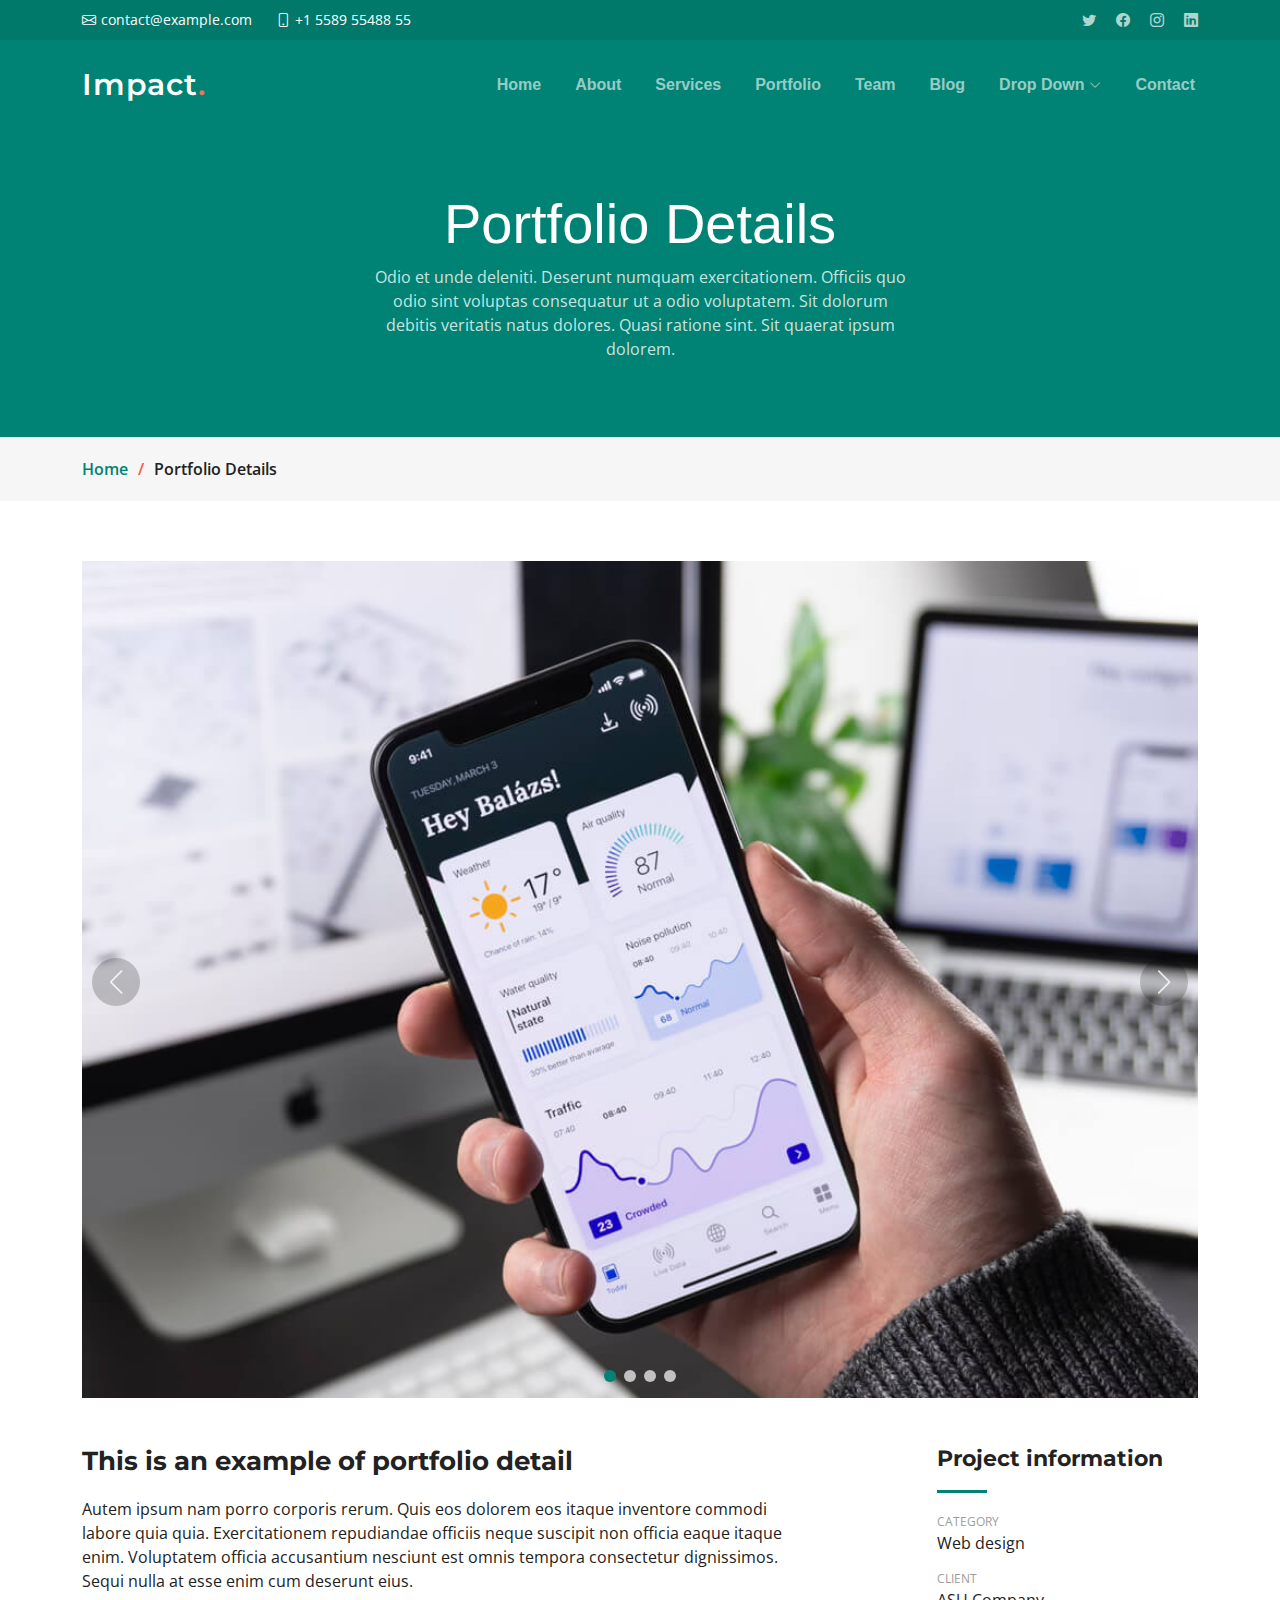
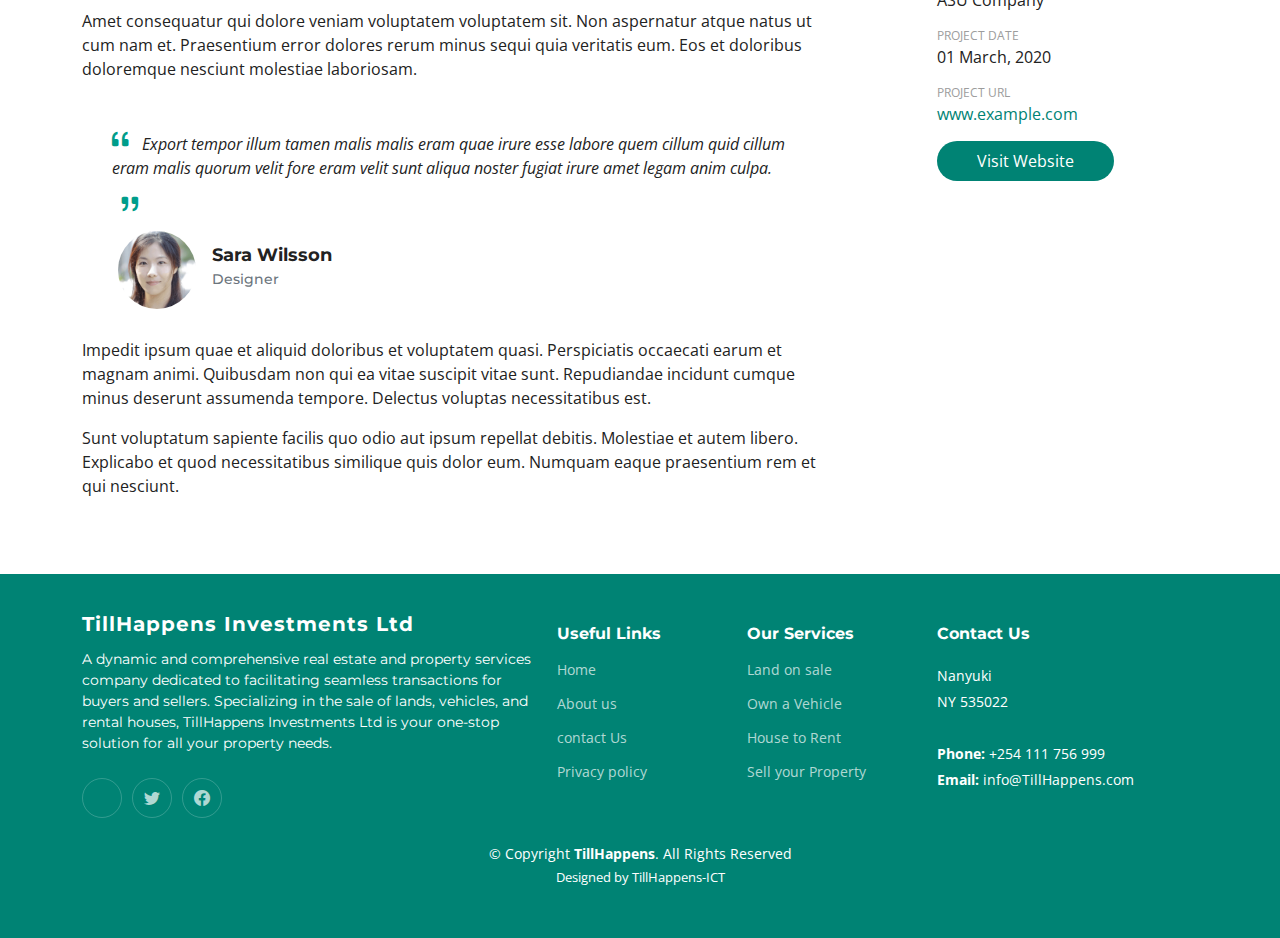
<file: portfolio-details.html>
<!DOCTYPE html>
<html lang="en">

<head>
  <meta charset="utf-8">
  <meta content="width=device-width, initial-scale=1.0" name="viewport">

  <title>Impact Bootstrap Template - Portfolio Details</title>
  <meta content="" name="description">
  <meta content="" name="keywords">

  <!-- Favicons -->
  <link href="assets/img/favicon.png" rel="icon">
  <link href="assets/img/apple-touch-icon.png" rel="apple-touch-icon">

  <!-- Google Fonts -->
  <link rel="preconnect" href="https://fonts.googleapis.com">
  <link rel="preconnect" href="https://fonts.gstatic.com" crossorigin>
  <link href="https://fonts.googleapis.com/css2?family=Open+Sans:ital,wght@0,300;0,400;0,500;0,600;0,700;1,300;1,400;1,600;1,700&family=Montserrat:ital,wght@0,300;0,400;0,500;0,600;0,700;1,300;1,400;1,500;1,600;1,700&family=Raleway:ital,wght@0,300;0,400;0,500;0,600;0,700;1,300;1,400;1,500;1,600;1,700&display=swap" rel="stylesheet">

  <!-- Vendor CSS Files -->
  <link href="assets/vendor/bootstrap/css/bootstrap.min.css" rel="stylesheet">
  <link href="assets/vendor/bootstrap-icons/bootstrap-icons.css" rel="stylesheet">
  <link href="assets/vendor/aos/aos.css" rel="stylesheet">
  <link href="assets/vendor/glightbox/css/glightbox.min.css" rel="stylesheet">
  <link href="assets/vendor/swiper/swiper-bundle.min.css" rel="stylesheet">

  <!-- Template Main CSS File -->
  <link href="assets/css/main.css" rel="stylesheet">

  <!-- =======================================================
  * Template Name: Impact
  * Updated: Sep 18 2023 with Bootstrap v5.3.2
  * Template URL: https://bootstrapmade.com/impact-bootstrap-business-website-template/
  * Author: BootstrapMade.com
  * License: https://bootstrapmade.com/license/
  ======================================================== -->
</head>

<body>

  <!-- ======= Header ======= -->
  <section id="topbar" class="topbar d-flex align-items-center">
    <div class="container d-flex justify-content-center justify-content-md-between">
      <div class="contact-info d-flex align-items-center">
        <i class="bi bi-envelope d-flex align-items-center"><a href="mailto:contact@example.com">contact@example.com</a></i>
        <i class="bi bi-phone d-flex align-items-center ms-4"><span>+1 5589 55488 55</span></i>
      </div>
      <div class="social-links d-none d-md-flex align-items-center">
        <a href="#" class="twitter"><i class="bi bi-twitter"></i></a>
        <a href="#" class="facebook"><i class="bi bi-facebook"></i></a>
        <a href="#" class="instagram"><i class="bi bi-instagram"></i></a>
        <a href="#" class="linkedin"><i class="bi bi-linkedin"></i></i></a>
      </div>
    </div>
  </section><!-- End Top Bar -->

  <header id="header" class="header d-flex align-items-center">

    <div class="container-fluid container-xl d-flex align-items-center justify-content-between">
      <a href="index.html" class="logo d-flex align-items-center">
        <!-- Uncomment the line below if you also wish to use an image logo -->
        <!-- <img src="assets/img/logo.png" alt=""> -->
        <h1>Impact<span>.</span></h1>
      </a>
      <nav id="navbar" class="navbar">
        <ul>
          <li><a href="#hero">Home</a></li>
          <li><a href="#about">About</a></li>
          <li><a href="#services">Services</a></li>
          <li><a href="#portfolio">Portfolio</a></li>
          <li><a href="#team">Team</a></li>
          <li><a href="blog.html">Blog</a></li>
          <li class="dropdown"><a href="#"><span>Drop Down</span> <i class="bi bi-chevron-down dropdown-indicator"></i></a>
            <ul>
              <li><a href="#">Drop Down 1</a></li>
              <li class="dropdown"><a href="#"><span>Deep Drop Down</span> <i class="bi bi-chevron-down dropdown-indicator"></i></a>
                <ul>
                  <li><a href="#">Deep Drop Down 1</a></li>
                  <li><a href="#">Deep Drop Down 2</a></li>
                  <li><a href="#">Deep Drop Down 3</a></li>
                  <li><a href="#">Deep Drop Down 4</a></li>
                  <li><a href="#">Deep Drop Down 5</a></li>
                </ul>
              </li>
              <li><a href="#">Drop Down 2</a></li>
              <li><a href="#">Drop Down 3</a></li>
              <li><a href="#">Drop Down 4</a></li>
            </ul>
          </li>
          <li><a href="#contact">Contact</a></li>
        </ul>
      </nav><!-- .navbar -->

      <i class="mobile-nav-toggle mobile-nav-show bi bi-list"></i>
      <i class="mobile-nav-toggle mobile-nav-hide d-none bi bi-x"></i>

    </div>
  </header><!-- End Header -->
  <!-- End Header -->

  <main id="main">

    <!-- ======= Breadcrumbs ======= -->
    <div class="breadcrumbs">
      <div class="page-header d-flex align-items-center" style="background-image: url('');">
        <div class="container position-relative">
          <div class="row d-flex justify-content-center">
            <div class="col-lg-6 text-center">
              <h2>Portfolio Details</h2>
              <p>Odio et unde deleniti. Deserunt numquam exercitationem. Officiis quo odio sint voluptas consequatur ut a odio voluptatem. Sit dolorum debitis veritatis natus dolores. Quasi ratione sint. Sit quaerat ipsum dolorem.</p>
            </div>
          </div>
        </div>
      </div>
      <nav>
        <div class="container">
          <ol>
            <li><a href="index.html">Home</a></li>
            <li>Portfolio Details</li>
          </ol>
        </div>
      </nav>
    </div><!-- End Breadcrumbs -->

    <!-- ======= Portfolio Details Section ======= -->
    <section id="portfolio-details" class="portfolio-details">
      <div class="container" data-aos="fade-up">

        <div class="position-relative h-100">
          <div class="slides-1 portfolio-details-slider swiper">
            <div class="swiper-wrapper align-items-center">

              <div class="swiper-slide">
                <img src="assets/img/portfolio/app-1.jpg" alt="">
              </div>

              <div class="swiper-slide">
                <img src="assets/img/portfolio/product-1.jpg" alt="">
              </div>

              <div class="swiper-slide">
                <img src="assets/img/portfolio/branding-1.jpg" alt="">
              </div>

              <div class="swiper-slide">
                <img src="assets/img/portfolio/books-1.jpg" alt="">
              </div>

            </div>
            <div class="swiper-pagination"></div>
          </div>
          <div class="swiper-button-prev"></div>
          <div class="swiper-button-next"></div>

        </div>

        <div class="row justify-content-between gy-4 mt-4">

          <div class="col-lg-8">
            <div class="portfolio-description">
              <h2>This is an example of portfolio detail</h2>
              <p>
                Autem ipsum nam porro corporis rerum. Quis eos dolorem eos itaque inventore commodi labore quia quia. Exercitationem repudiandae officiis neque suscipit non officia eaque itaque enim. Voluptatem officia accusantium nesciunt est omnis tempora consectetur dignissimos. Sequi nulla at esse enim cum deserunt eius.
              </p>
              <p>
                Amet consequatur qui dolore veniam voluptatem voluptatem sit. Non aspernatur atque natus ut cum nam et. Praesentium error dolores rerum minus sequi quia veritatis eum. Eos et doloribus doloremque nesciunt molestiae laboriosam.
              </p>

              <div class="testimonial-item">
                <p>
                  <i class="bi bi-quote quote-icon-left"></i>
                  Export tempor illum tamen malis malis eram quae irure esse labore quem cillum quid cillum eram malis quorum velit fore eram velit sunt aliqua noster fugiat irure amet legam anim culpa.
                  <i class="bi bi-quote quote-icon-right"></i>
                </p>
                <div>
                  <img src="assets/img/testimonials/testimonials-2.jpg" class="testimonial-img" alt="">
                  <h3>Sara Wilsson</h3>
                  <h4>Designer</h4>
                </div>
              </div>

              <p>
                Impedit ipsum quae et aliquid doloribus et voluptatem quasi. Perspiciatis occaecati earum et magnam animi. Quibusdam non qui ea vitae suscipit vitae sunt. Repudiandae incidunt cumque minus deserunt assumenda tempore. Delectus voluptas necessitatibus est.

              <p>
                Sunt voluptatum sapiente facilis quo odio aut ipsum repellat debitis. Molestiae et autem libero. Explicabo et quod necessitatibus similique quis dolor eum. Numquam eaque praesentium rem et qui nesciunt.
              </p>

            </div>
          </div>

          <div class="col-lg-3">
            <div class="portfolio-info">
              <h3>Project information</h3>
              <ul>
                <li><strong>Category</strong> <span>Web design</span></li>
                <li><strong>Client</strong> <span>ASU Company</span></li>
                <li><strong>Project date</strong> <span>01 March, 2020</span></li>
                <li><strong>Project URL</strong> <a href="#">www.example.com</a></li>
                <li><a href="#" class="btn-visit align-self-start">Visit Website</a></li>
              </ul>
            </div>
          </div>

        </div>

      </div>
    </section><!-- End Portfolio Details Section -->

  </main><!-- End #main -->


  <!-- ======= Footer ======= -->
  <footer id="footer" class="footer">

    <div class="container">
      <div class="row gy-4">
        <div class="col-lg-5 col-md-12 footer-info">
          <a href="index.html" class="logo d-flex align-items-center">
            <span>TillHappens Investments Ltd</span>
          </a>
          <p>A dynamic and comprehensive real estate and property services company dedicated to facilitating seamless transactions for buyers and sellers. 
            Specializing in the sale of lands, vehicles, and rental houses, TillHappens Investments Ltd is your one-stop solution for all your property needs.</p>
          <div class="social-links d-flex mt-4">
            <a href="https://api.whatsapp.com/send?phone=254111756999&text=Hi tell me more about TillHappens Properties." target="_blank"
            class="whatsapp"><i class="ri-whatsapp-fill"></i></a>
            <a href="#" target="_blank" class="twitter"><i class="bi bi-twitter"></i></a>
            <a href="#" target="_blank" class="facebook"><i class="bi bi-facebook"></i></a>
            <!--<a href="#" class="instagram"><i class="bi bi-instagram"></i></a>
            <a href="#" class="linkedin"><i class="bi bi-linkedin"></i></a>-->
          </div>
        </div>

        <div class="col-lg-2 col-6 footer-links">
          <h4>Useful Links</h4>
          <ul>
            <li><a href="index.html">Home</a></li>
            <li><a href="about-us.html">About us</a></li>
            <li><a href="contact_us.html">contact Us</a></li>
            <li><a href="#">Privacy policy</a></li>
          </ul>
        </div>

        <div class="col-lg-2 col-6 footer-links">
          <h4>Our Services</h4>
          <ul>
            <li><a href="prop_land.html">Land on sale</a></li>
            <li><a href="prop_vehicles.html">Own a Vehicle</a></li>
            <li><a href="prop_house.html">House to Rent</a></li>
            <li><a href="prop_sale_props.html">Sell your Property</a></li>
            <!--<li><a href="#">Graphic Design</a></li>-->
          </ul>
        </div>

        <div class="col-lg-3 col-md-12 footer-contact text-center text-md-start">
          <h4>Contact Us</h4>
          <p>
            Nanyuki <br>
            NY 535022<br>
            <br>
            <strong>Phone:</strong> +254 111 756 999<br>
            <strong>Email:</strong> info@TillHappens.com<br>
          </p>

        </div>

      </div>
    </div>

    <div class="container mt-4">
      <div class="copyright">
        &copy; Copyright <strong><span>TillHappens</span></strong>. All Rights Reserved
      </div>
      <div class="credits">
        <!-- All the links in the footer should remain intact. -->
        <!-- You can delete the links only if you purchased the pro version. -->
        <!-- Licensing information: https://bootstrapmade.com/license/ -->
        <!-- Purchase the pro version with working PHP/AJAX contact form: https://bootstrapmade.com/impact-bootstrap-business-website-template/ -->
        Designed by <a href="mailto:gitiropeter4@gmail.com" target="_blank">TillHappens-ICT</a>
      </div>
    </div>

  </footer><!-- End Footer -->
  <!-- End Footer -->

  <a href="#" class="scroll-top d-flex align-items-center justify-content-center"><i class="bi bi-arrow-up-short"></i></a>

  <div id="preloader"></div>

  <!-- Vendor JS Files -->
  <script src="assets/vendor/bootstrap/js/bootstrap.bundle.min.js"></script>
  <script src="assets/vendor/aos/aos.js"></script>
  <script src="assets/vendor/glightbox/js/glightbox.min.js"></script>
  <script src="assets/vendor/purecounter/purecounter_vanilla.js"></script>
  <script src="assets/vendor/swiper/swiper-bundle.min.js"></script>
  <script src="assets/vendor/isotope-layout/isotope.pkgd.min.js"></script>
  <script src="assets/vendor/php-email-form/validate.js"></script>

  <!-- Template Main JS File -->
  <script src="assets/js/main.js"></script>

</body>

</html>
</file>
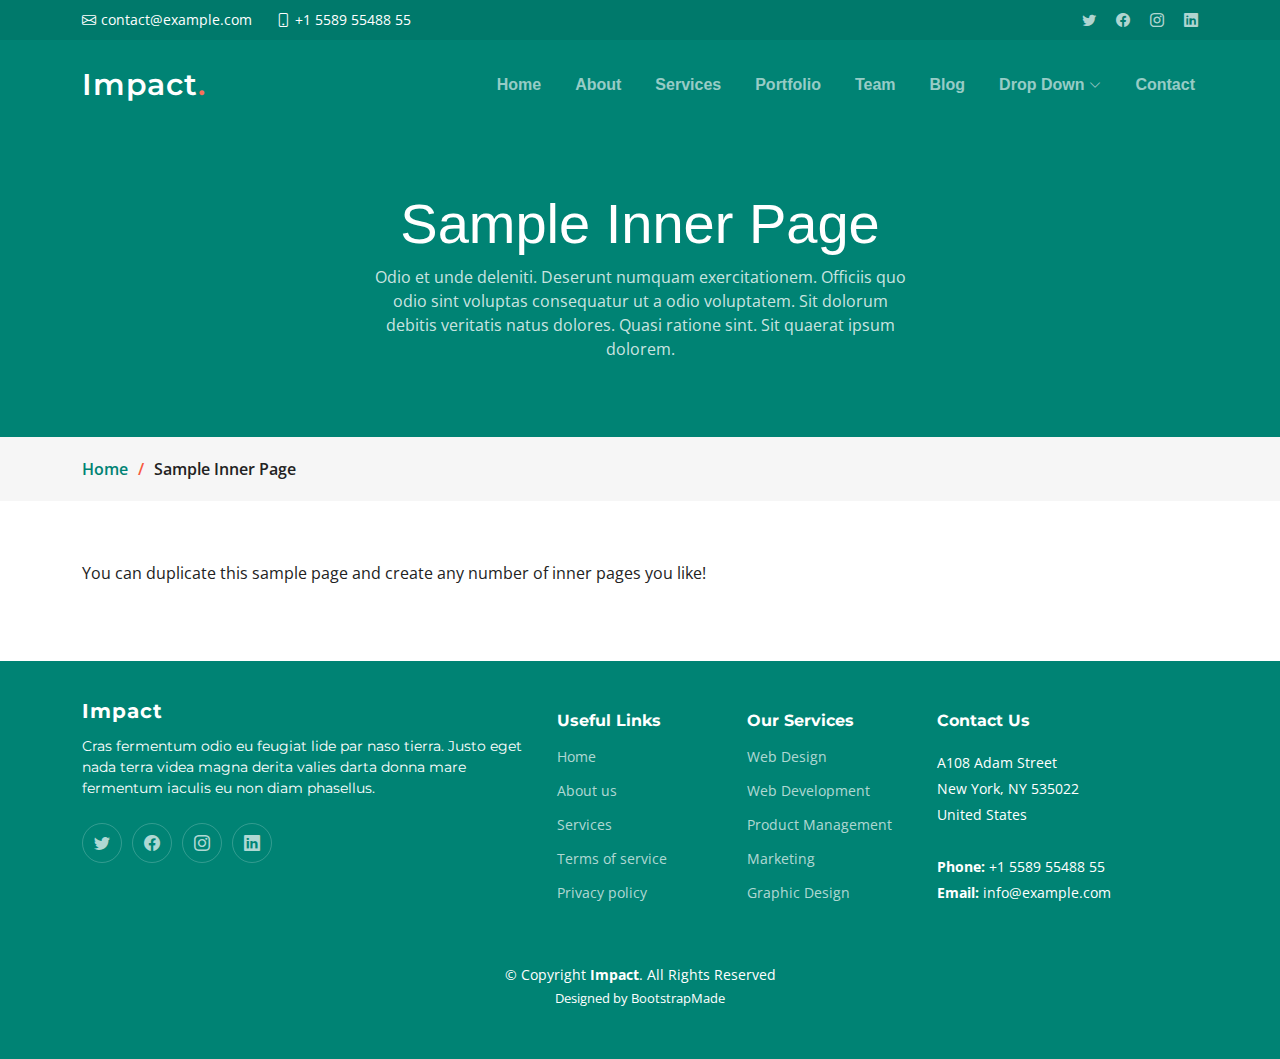
<file: sample-inner-page.html>
<!DOCTYPE html>
<html lang="en">

<head>
  <meta charset="utf-8">
  <meta content="width=device-width, initial-scale=1.0" name="viewport">

  <title>[Template] Sample Inner Page</title>
  <meta content="" name="description">
  <meta content="" name="keywords">

  <!-- Favicons -->
  <link href="assets/img/favicon.png" rel="icon">
  <link href="assets/img/apple-touch-icon.png" rel="apple-touch-icon">

  <!-- Google Fonts -->
  <link rel="preconnect" href="https://fonts.googleapis.com">
  <link rel="preconnect" href="https://fonts.gstatic.com" crossorigin>
  <link href="https://fonts.googleapis.com/css2?family=Open+Sans:ital,wght@0,300;0,400;0,500;0,600;0,700;1,300;1,400;1,600;1,700&family=Montserrat:ital,wght@0,300;0,400;0,500;0,600;0,700;1,300;1,400;1,500;1,600;1,700&family=Raleway:ital,wght@0,300;0,400;0,500;0,600;0,700;1,300;1,400;1,500;1,600;1,700&display=swap" rel="stylesheet">

  <!-- Vendor CSS Files -->
  <link href="assets/vendor/bootstrap/css/bootstrap.min.css" rel="stylesheet">
  <link href="assets/vendor/bootstrap-icons/bootstrap-icons.css" rel="stylesheet">
  <link href="assets/vendor/aos/aos.css" rel="stylesheet">
  <link href="assets/vendor/glightbox/css/glightbox.min.css" rel="stylesheet">
  <link href="assets/vendor/swiper/swiper-bundle.min.css" rel="stylesheet">

  <!-- Template Main CSS File -->
  <link href="assets/css/main.css" rel="stylesheet">

  <!-- =======================================================
  * Template Name: Impact
  * Updated: Sep 18 2023 with Bootstrap v5.3.2
  * Template URL: https://bootstrapmade.com/impact-bootstrap-business-website-template/
  * Author: BootstrapMade.com
  * License: https://bootstrapmade.com/license/
  ======================================================== -->
</head>

<body>

  <!-- ======= Header ======= -->
  <section id="topbar" class="topbar d-flex align-items-center">
    <div class="container d-flex justify-content-center justify-content-md-between">
      <div class="contact-info d-flex align-items-center">
        <i class="bi bi-envelope d-flex align-items-center"><a href="mailto:contact@example.com">contact@example.com</a></i>
        <i class="bi bi-phone d-flex align-items-center ms-4"><span>+1 5589 55488 55</span></i>
      </div>
      <div class="social-links d-none d-md-flex align-items-center">
        <a href="#" class="twitter"><i class="bi bi-twitter"></i></a>
        <a href="#" class="facebook"><i class="bi bi-facebook"></i></a>
        <a href="#" class="instagram"><i class="bi bi-instagram"></i></a>
        <a href="#" class="linkedin"><i class="bi bi-linkedin"></i></i></a>
      </div>
    </div>
  </section><!-- End Top Bar -->

  <header id="header" class="header d-flex align-items-center">

    <div class="container-fluid container-xl d-flex align-items-center justify-content-between">
      <a href="index.html" class="logo d-flex align-items-center">
        <!-- Uncomment the line below if you also wish to use an image logo -->
        <!-- <img src="assets/img/logo.png" alt=""> -->
        <h1>Impact<span>.</span></h1>
      </a>
      <nav id="navbar" class="navbar">
        <ul>
          <li><a href="#hero">Home</a></li>
          <li><a href="#about">About</a></li>
          <li><a href="#services">Services</a></li>
          <li><a href="#portfolio">Portfolio</a></li>
          <li><a href="#team">Team</a></li>
          <li><a href="blog.html">Blog</a></li>
          <li class="dropdown"><a href="#"><span>Drop Down</span> <i class="bi bi-chevron-down dropdown-indicator"></i></a>
            <ul>
              <li><a href="#">Drop Down 1</a></li>
              <li class="dropdown"><a href="#"><span>Deep Drop Down</span> <i class="bi bi-chevron-down dropdown-indicator"></i></a>
                <ul>
                  <li><a href="#">Deep Drop Down 1</a></li>
                  <li><a href="#">Deep Drop Down 2</a></li>
                  <li><a href="#">Deep Drop Down 3</a></li>
                  <li><a href="#">Deep Drop Down 4</a></li>
                  <li><a href="#">Deep Drop Down 5</a></li>
                </ul>
              </li>
              <li><a href="#">Drop Down 2</a></li>
              <li><a href="#">Drop Down 3</a></li>
              <li><a href="#">Drop Down 4</a></li>
            </ul>
          </li>
          <li><a href="#contact">Contact</a></li>
        </ul>
      </nav><!-- .navbar -->

      <i class="mobile-nav-toggle mobile-nav-show bi bi-list"></i>
      <i class="mobile-nav-toggle mobile-nav-hide d-none bi bi-x"></i>

    </div>
  </header><!-- End Header -->
  <!-- End Header -->

  <main id="main">

    <!-- ======= Breadcrumbs ======= -->
    <div class="breadcrumbs">
      <div class="page-header d-flex align-items-center" style="background-image: url('');">
        <div class="container position-relative">
          <div class="row d-flex justify-content-center">
            <div class="col-lg-6 text-center">
              <h2>Sample Inner Page</h2>
              <p>Odio et unde deleniti. Deserunt numquam exercitationem. Officiis quo odio sint voluptas consequatur ut a odio voluptatem. Sit dolorum debitis veritatis natus dolores. Quasi ratione sint. Sit quaerat ipsum dolorem.</p>
            </div>
          </div>
        </div>
      </div>
      <nav>
        <div class="container">
          <ol>
            <li><a href="index.html">Home</a></li>
            <li>Sample Inner Page</li>
          </ol>
        </div>
      </nav>
    </div><!-- End Breadcrumbs -->

    <section class="sample-page">
      <div class="container" data-aos="fade-up">

        <p>
          You can duplicate this sample page and create any number of inner pages you like!
        </p>

      </div>
    </section>

  </main><!-- End #main -->

  <!-- ======= Footer ======= -->
  <footer id="footer" class="footer">

    <div class="container">
      <div class="row gy-4">
        <div class="col-lg-5 col-md-12 footer-info">
          <a href="index.html" class="logo d-flex align-items-center">
            <span>Impact</span>
          </a>
          <p>Cras fermentum odio eu feugiat lide par naso tierra. Justo eget nada terra videa magna derita valies darta donna mare fermentum iaculis eu non diam phasellus.</p>
          <div class="social-links d-flex mt-4">
            <a href="#" class="twitter"><i class="bi bi-twitter"></i></a>
            <a href="#" class="facebook"><i class="bi bi-facebook"></i></a>
            <a href="#" class="instagram"><i class="bi bi-instagram"></i></a>
            <a href="#" class="linkedin"><i class="bi bi-linkedin"></i></a>
          </div>
        </div>

        <div class="col-lg-2 col-6 footer-links">
          <h4>Useful Links</h4>
          <ul>
            <li><a href="#">Home</a></li>
            <li><a href="#">About us</a></li>
            <li><a href="#">Services</a></li>
            <li><a href="#">Terms of service</a></li>
            <li><a href="#">Privacy policy</a></li>
          </ul>
        </div>

        <div class="col-lg-2 col-6 footer-links">
          <h4>Our Services</h4>
          <ul>
            <li><a href="#">Web Design</a></li>
            <li><a href="#">Web Development</a></li>
            <li><a href="#">Product Management</a></li>
            <li><a href="#">Marketing</a></li>
            <li><a href="#">Graphic Design</a></li>
          </ul>
        </div>

        <div class="col-lg-3 col-md-12 footer-contact text-center text-md-start">
          <h4>Contact Us</h4>
          <p>
            A108 Adam Street <br>
            New York, NY 535022<br>
            United States <br><br>
            <strong>Phone:</strong> +1 5589 55488 55<br>
            <strong>Email:</strong> info@example.com<br>
          </p>

        </div>

      </div>
    </div>

    <div class="container mt-4">
      <div class="copyright">
        &copy; Copyright <strong><span>Impact</span></strong>. All Rights Reserved
      </div>
      <div class="credits">
        <!-- All the links in the footer should remain intact. -->
        <!-- You can delete the links only if you purchased the pro version. -->
        <!-- Licensing information: https://bootstrapmade.com/license/ -->
        <!-- Purchase the pro version with working PHP/AJAX contact form: https://bootstrapmade.com/impact-bootstrap-business-website-template/ -->
        Designed by <a href="https://bootstrapmade.com/">BootstrapMade</a>
      </div>
    </div>

  </footer><!-- End Footer -->
  <!-- End Footer -->

  <a href="#" class="scroll-top d-flex align-items-center justify-content-center"><i class="bi bi-arrow-up-short"></i></a>

  <div id="preloader"></div>

  <!-- Vendor JS Files -->
  <script src="assets/vendor/bootstrap/js/bootstrap.bundle.min.js"></script>
  <script src="assets/vendor/aos/aos.js"></script>
  <script src="assets/vendor/glightbox/js/glightbox.min.js"></script>
  <script src="assets/vendor/purecounter/purecounter_vanilla.js"></script>
  <script src="assets/vendor/swiper/swiper-bundle.min.js"></script>
  <script src="assets/vendor/isotope-layout/isotope.pkgd.min.js"></script>
  <script src="assets/vendor/php-email-form/validate.js"></script>

  <!-- Template Main JS File -->
  <script src="assets/js/main.js"></script>

</body>

</html>
</file>
<file: assets/css/main.css>
/**
* Template Name: Impact
* Updated: Sep 18 2023 with Bootstrap v5.3.2
* Template URL: https://bootstrapmade.com/impact-bootstrap-business-website-template/
* Author: BootstrapMade.com
* License: https://bootstrapmade.com/license/
*/

/*--------------------------------------------------------------
# Set main reusable colors and fonts using CSS variables
# Learn more about CSS variables at https://developer.mozilla.org/en-US/docs/Web/CSS/Using_CSS_custom_properties
--------------------------------------------------------------*/
/* Fonts */
:root {
  --font-default: "Open Sans", system-ui, -apple-system, "Segoe UI", Roboto, "Helvetica Neue", Arial, "Noto Sans", "Liberation Sans", sans-serif, "Apple Color Emoji", "Segoe UI Emoji", "Segoe UI Symbol", "Noto Color Emoji";
  --font-primary: "Montserrat", sans-serif;
  --font-secondary: "Poppins", sans-serif;
}

/* Colors */
:root {
  --color-default: #222222;
  --color-primary: #008374;
  --color-secondary: #f85a40;
}

/* Smooth scroll behavior */
:root {
  scroll-behavior: smooth;
}

/*--------------------------------------------------------------
# General
--------------------------------------------------------------*/
body {
  font-family: var(--font-default);
  color: var(--color-default);
}

a {
  color: var(--color-primary);
  text-decoration: none;
}

a:hover {
  color: #00b6a1;
  text-decoration: none;
}

h1,
h2,
h3,
h4,
h5,
h6 {
  font-family: var(--font-primary);
}

/*--------------------------------------------------------------
# Sections & Section Header
--------------------------------------------------------------*/
section {
  padding: 60px 0;
  overflow: hidden;
}

.sections-bg {
  background-color: #f6f6f6;
}

.section-header {
  text-align: center;
  padding-bottom: 60px;
}

.section-header h2 {
  font-size: 32px;
  font-weight: 600;
  margin-bottom: 20px;
  padding-bottom: 20px;
  position: relative;
}

.section-header h2:after {
  content: "";
  position: absolute;
  display: block;
  width: 50px;
  height: 3px;
  background: var(--color-primary);
  left: 0;
  right: 0;
  bottom: 0;
  margin: auto;
}

.section-header p {
  margin-bottom: 0;
  color: #6f6f6f;
}

/*--------------------------------------------------------------
# Breadcrumbs
--------------------------------------------------------------*/
.breadcrumbs .page-header {
  padding: 60px 0 60px 0;
  min-height: 20vh;
  position: relative;
  background-color: var(--color-primary);
}

.breadcrumbs .page-header h2 {
  font-size: 56px;
  font-weight: 500;
  color: #fff;
  font-family: var(--font-secondary);
}

.breadcrumbs .page-header p {
  color: rgba(255, 255, 255, 0.8);
}

.breadcrumbs nav {
  background-color: #f6f6f6;
  padding: 20px 0;
}

.breadcrumbs nav ol {
  display: flex;
  flex-wrap: wrap;
  list-style: none;
  margin: 0;
  padding: 0;
  font-size: 16px;
  font-weight: 600;
  color: var(--color-default);
}

.breadcrumbs nav ol a {
  color: var(--color-primary);
  transition: 0.3s;
}

.breadcrumbs nav ol a:hover {
  text-decoration: underline;
}

.breadcrumbs nav ol li+li {
  padding-left: 10px;
}

.breadcrumbs nav ol li+li::before {
  display: inline-block;
  padding-right: 10px;
  color: var(--color-secondary);
  content: "/";
}

/*--------------------------------------------------------------
# Scroll top button
--------------------------------------------------------------*/
.scroll-top {
  position: fixed;
  visibility: hidden;
  opacity: 0;
  right: 15px;
  bottom: -15px;
  z-index: 99999;
  background: var(--color-secondary);
  width: 44px;
  height: 44px;
  border-radius: 50px;
  transition: all 0.4s;
}

.scroll-top i {
  font-size: 24px;
  color: #fff;
  line-height: 0;
}

.scroll-top:hover {
  background: rgba(248, 90, 64, 0.8);
  color: #fff;
}

.scroll-top.active {
  visibility: visible;
  opacity: 1;
  bottom: 15px;
}

/*--------------------------------------------------------------
# Preloader
--------------------------------------------------------------*/
#preloader {
  position: fixed;
  inset: 0;
  z-index: 999999;
  overflow: hidden;
  background: #fff;
  transition: all 0.6s ease-out;
}

#preloader:before {
  content: "";
  position: fixed;
  top: calc(50% - 30px);
  left: calc(50% - 30px);
  border: 6px solid #fff;
  border-color: var(--color-primary) transparent var(--color-primary) transparent;
  border-radius: 50%;
  width: 60px;
  height: 60px;
  animation: animate-preloader 1.5s linear infinite;
}

@keyframes animate-preloader {
  0% {
    transform: rotate(0deg);
  }

  100% {
    transform: rotate(360deg);
  }
}

/*--------------------------------------------------------------
# Disable aos animation delay on mobile devices
--------------------------------------------------------------*/
@media screen and (max-width: 768px) {
  [data-aos-delay] {
    transition-delay: 0 !important;
  }
}

/*--------------------------------------------------------------
# Header
--------------------------------------------------------------*/
.topbar {
  background: #00796b;
  height: 40px;
  font-size: 14px;
  transition: all 0.5s;
  color: #fff;
  padding: 0;
}

.topbar .contact-info i {
  font-style: normal;
  color: #fff;
  line-height: 0;
}

.topbar .contact-info i a,
.topbar .contact-info i span {
  padding-left: 5px;
  color: #fff;
}

@media (max-width: 575px) {

  .topbar .contact-info i a,
  .topbar .contact-info i span {
    font-size: 13px;
  }
}

.topbar .contact-info i a {
  line-height: 0;
  transition: 0.3s;
}

.topbar .contact-info i a:hover {
  color: #fff;
  text-decoration: underline;
}

.topbar .social-links a {
  color: rgba(255, 255, 255, 0.7);
  line-height: 0;
  transition: 0.3s;
  margin-left: 20px;
}

.topbar .social-links a:hover {
  color: #fff;
}

.header {
  transition: all 0.5s;
  z-index: 997;
  height: 90px;
  background-color: var(--color-primary);
}

.header.sticked {
  position: fixed;
  top: 0;
  right: 0;
  left: 0;
  height: 70px;
  box-shadow: 0px 2px 20px rgba(0, 0, 0, 0.1);
}

.header .logo img {
  max-height: 40px;
  margin-right: 6px;
}

.header .logo h1 {
  font-size: 30px;
  margin: 0;
  font-weight: 600;
  letter-spacing: 0.8px;
  color: #fff;
  font-family: var(--font-primary);
}

.header .logo h1 span {
  color: #f96f59;
}

.sticked-header-offset {
  margin-top: 70px;
}

section {
  scroll-margin-top: 70px;
}

/*--------------------------------------------------------------
# Desktop Navigation
--------------------------------------------------------------*/
@media (min-width: 1280px) {
  .navbar {
    padding: 0;
  }

  .navbar ul {
    margin: 0;
    padding: 0;
    display: flex;
    list-style: none;
    align-items: center;
  }

  .navbar li {
    position: relative;
  }

  .navbar>ul>li {
    white-space: nowrap;
    padding: 10px 0 10px 28px;
  }

  .navbar a,
  .navbar a:focus {
    display: flex;
    align-items: center;
    justify-content: space-between;
    padding: 0 3px;
    font-family: var(--font-secondary);
    font-size: 16px;
    font-weight: 600;
    color: rgba(255, 255, 255, 0.6);
    white-space: nowrap;
    transition: 0.3s;
    position: relative;
  }

  .navbar a i,
  .navbar a:focus i {
    font-size: 12px;
    line-height: 0;
    margin-left: 5px;
  }

  .navbar>ul>li>a:before {
    content: "";
    position: absolute;
    width: 100%;
    height: 2px;
    bottom: -6px;
    left: 0;
    background-color: var(--color-secondary);
    visibility: hidden;
    width: 0px;
    transition: all 0.3s ease-in-out 0s;
  }

  .navbar a:hover:before,
  .navbar li:hover>a:before,
  .navbar .active:before {
    visibility: visible;
    width: 100%;
  }

  .navbar a:hover,
  .navbar .active,
  .navbar .active:focus,
  .navbar li:hover>a {
    color: #fff;
  }

  .navbar .dropdown ul {
    display: block;
    position: absolute;
    left: 28px;
    top: calc(100% + 30px);
    margin: 0;
    padding: 10px 0;
    z-index: 99;
    opacity: 0;
    visibility: hidden;
    background: #fff;
    box-shadow: 0px 0px 30px rgba(127, 137, 161, 0.25);
    transition: 0.3s;
    border-radius: 4px;
  }

  .navbar .dropdown ul li {
    min-width: 200px;
  }

  .navbar .dropdown ul a {
    padding: 10px 20px;
    font-size: 15px;
    text-transform: none;
    font-weight: 600;
    color: #006a5d;
  }

  .navbar .dropdown ul a i {
    font-size: 12px;
  }

  .navbar .dropdown ul a:hover,
  .navbar .dropdown ul .active:hover,
  .navbar .dropdown ul li:hover>a {
    color: var(--color-secondary);
  }

  .navbar .dropdown:hover>ul {
    opacity: 1;
    top: 100%;
    visibility: visible;
  }

  .navbar .dropdown .dropdown ul {
    top: 0;
    left: calc(100% - 30px);
    visibility: hidden;
  }

  .navbar .dropdown .dropdown:hover>ul {
    opacity: 1;
    top: 0;
    left: 100%;
    visibility: visible;
  }
}

@media (min-width: 1280px) and (max-width: 1366px) {
  .navbar .dropdown .dropdown ul {
    left: -90%;
  }

  .navbar .dropdown .dropdown:hover>ul {
    left: -100%;
  }
}

@media (min-width: 1280px) {

  .mobile-nav-show,
  .mobile-nav-hide {
    display: none;
  }
}

/*--------------------------------------------------------------
# Mobile Navigation
--------------------------------------------------------------*/
@media (max-width: 1279px) {
  .navbar {
    position: fixed;
    top: 0;
    right: -100%;
    width: 100%;
    max-width: 400px;
    bottom: 0;
    transition: 0.3s;
    z-index: 9997;
  }

  .navbar ul {
    position: absolute;
    inset: 0;
    padding: 50px 0 10px 0;
    margin: 0;
    background: rgba(0, 131, 116, 0.9);
    overflow-y: auto;
    transition: 0.3s;
    z-index: 9998;
  }

  .navbar a,
  .navbar a:focus {
    display: flex;
    align-items: center;
    justify-content: space-between;
    padding: 10px 20px;
    font-family: var(--font-primary);
    font-size: 15px;
    font-weight: 600;
    color: rgba(255, 255, 255, 0.7);
    white-space: nowrap;
    transition: 0.3s;
  }

  .navbar a i,
  .navbar a:focus i {
    font-size: 12px;
    line-height: 0;
    margin-left: 5px;
  }

  .navbar a:hover,
  .navbar .active,
  .navbar .active:focus,
  .navbar li:hover>a {
    color: #fff;
  }

  .navbar .getstarted,
  .navbar .getstarted:focus {
    background: var(--color-primary);
    padding: 8px 20px;
    border-radius: 4px;
    margin: 15px;
    color: #fff;
  }

  .navbar .getstarted:hover,
  .navbar .getstarted:focus:hover {
    color: #fff;
    background: rgba(0, 131, 116, 0.8);
  }

  .navbar .dropdown ul,
  .navbar .dropdown .dropdown ul {
    position: static;
    display: none;
    padding: 10px 0;
    margin: 10px 20px;
    transition: all 0.5s ease-in-out;
    background-color: #007466;
    border: 1px solid #006459;
  }

  .navbar .dropdown>.dropdown-active,
  .navbar .dropdown .dropdown>.dropdown-active {
    display: block;
  }

  .mobile-nav-show {
    color: rgba(255, 255, 255, 0.6);
    font-size: 28px;
    cursor: pointer;
    line-height: 0;
    transition: 0.5s;
    z-index: 9999;
    margin-right: 10px;
  }

  .mobile-nav-hide {
    color: #fff;
    font-size: 32px;
    cursor: pointer;
    line-height: 0;
    transition: 0.5s;
    position: fixed;
    right: 20px;
    top: 20px;
    z-index: 9999;
  }

  .mobile-nav-active {
    overflow: hidden;
  }

  .mobile-nav-active .navbar {
    right: 0;
  }

  .mobile-nav-active .navbar:before {
    content: "";
    position: fixed;
    inset: 0;
    background: rgba(0, 106, 93, 0.8);
    z-index: 9996;
  }
}

/*--------------------------------------------------------------
# About Us Section
--------------------------------------------------------------*/
.about h3 {
  font-weight: 700;
  font-size: 28px;
  margin-bottom: 20px;
  font-family: var(--font-secondary);
}

.about .call-us {
  left: 10%;
  right: 10%;
  bottom: 0;
  background-color: #fff;
  box-shadow: 0px 2px 25px rgba(0, 0, 0, 0.08);
  padding: 20px;
  text-align: center;
}

.about .call-us h4 {
  font-size: 24px;
  font-weight: 700;
  margin-bottom: 5px;
}

.about .call-us p {
  font-size: 28px;
  font-weight: 700;
  color: var(--color-primary);
}

.about .content ul {
  list-style: none;
  padding: 0;
}

.about .content ul li {
  padding: 0 0 10px 30px;
  position: relative;
}

.about .content ul i {
  position: absolute;
  font-size: 20px;
  left: 0;
  top: -3px;
  color: var(--color-primary);
}

.about .content p:last-child {
  margin-bottom: 0;
}

.about .play-btn {
  width: 94px;
  height: 94px;
  background: radial-gradient(var(--color-primary) 50%, rgba(0, 131, 116, 0.4) 52%);
  border-radius: 50%;
  display: block;
  position: absolute;
  left: calc(50% - 47px);
  top: calc(50% - 47px);
  overflow: hidden;
}

.about .play-btn:before {
  content: "";
  position: absolute;
  width: 120px;
  height: 120px;
  animation-delay: 0s;
  animation: pulsate-btn 2s;
  animation-direction: forwards;
  animation-iteration-count: infinite;
  animation-timing-function: steps;
  opacity: 1;
  border-radius: 50%;
  border: 5px solid rgba(0, 131, 116, 0.7);
  top: -15%;
  left: -15%;
  background: rgba(198, 16, 0, 0);
}

.about .play-btn:after {
  content: "";
  position: absolute;
  left: 50%;
  top: 50%;
  transform: translateX(-40%) translateY(-50%);
  width: 0;
  height: 0;
  border-top: 10px solid transparent;
  border-bottom: 10px solid transparent;
  border-left: 15px solid #fff;
  z-index: 100;
  transition: all 400ms cubic-bezier(0.55, 0.055, 0.675, 0.19);
}

.about .play-btn:hover:before {
  content: "";
  position: absolute;
  left: 50%;
  top: 50%;
  transform: translateX(-40%) translateY(-50%);
  width: 0;
  height: 0;
  border: none;
  border-top: 10px solid transparent;
  border-bottom: 10px solid transparent;
  border-left: 15px solid #fff;
  z-index: 200;
  animation: none;
  border-radius: 0;
}

.about .play-btn:hover:after {
  border-left: 15px solid var(--color-primary);
  transform: scale(20);
}

@keyframes pulsate-btn {
  0% {
    transform: scale(0.6, 0.6);
    opacity: 1;
  }

  100% {
    transform: scale(1, 1);
    opacity: 0;
  }
}

/*--------------------------------------------------------------
# Clients Section
--------------------------------------------------------------*/
.clients {
  padding: 40px 0;
}

.clients .swiper {
  padding: 10px 0;
}

.clients .swiper-slide img {
  transition: 0.3s;
}

.clients .swiper-slide img:hover {
  transform: scale(1.1);
}

.clients .swiper-pagination {
  margin-top: 20px;
  position: relative;
}

.clients .swiper-pagination .swiper-pagination-bullet {
  width: 12px;
  height: 12px;
  background-color: #fff;
  opacity: 1;
  background-color: #ddd;
}

.clients .swiper-pagination .swiper-pagination-bullet-active {
  background-color: var(--color-primary);
}

/*--------------------------------------------------------------
# Stats Counter Section
--------------------------------------------------------------*/
.stats-counter {
  padding: 40px 0;
}

.stats-counter .stats-item {
  padding: 20px 0;
  border-bottom: 1px solid #e4e4e4;
}

.stats-counter .stats-item .purecounter {
  min-width: 90px;
  padding-right: 15px;
}

.stats-counter .stats-item i {
  font-size: 44px;
  line-height: 0;
  margin-right: 15px;
}

.stats-counter .stats-item span {
  font-size: 40px;
  display: block;
  font-weight: 700;
  color: var(--color-primary);
  line-height: 40px;
}

.stats-counter .stats-item p {
  margin: 0;
  font-family: var(--font-primary);
  font-size: 14px;
}

/*--------------------------------------------------------------
# Call To Action Section
--------------------------------------------------------------*/
.call-to-action .container {
  background: linear-gradient(rgba(0, 0, 0, 0.5), rgba(0, 0, 0, 0.5)), url("../img/cta-bg.jpg") center center;
  background-size: cover;
  padding: 100px 60px;
  border-radius: 15px;
  overflow: hidden;
}

.call-to-action h3 {
  color: #fff;
  font-size: 28px;
  font-weight: 700;
  margin-bottom: 20px;
}

.call-to-action p {
  color: #fff;
  margin-bottom: 20px;
}

.call-to-action .play-btn {
  width: 94px;
  height: 94px;
  margin-bottom: 20px;
  background: radial-gradient(var(--color-primary) 50%, rgba(0, 131, 116, 0.4) 52%);
  border-radius: 50%;
  display: inline-block;
  position: relative;
  overflow: hidden;
}

.call-to-action .play-btn:before {
  content: "";
  position: absolute;
  width: 120px;
  height: 120px;
  animation-delay: 0s;
  animation: pulsate-btn 2s;
  animation-direction: forwards;
  animation-iteration-count: infinite;
  animation-timing-function: steps;
  opacity: 1;
  border-radius: 50%;
  border: 5px solid rgba(0, 131, 116, 0.7);
  top: -15%;
  left: -15%;
  background: rgba(198, 16, 0, 0);
}

.call-to-action .play-btn:after {
  content: "";
  position: absolute;
  left: 50%;
  top: 50%;
  transform: translateX(-40%) translateY(-50%);
  width: 0;
  height: 0;
  border-top: 10px solid transparent;
  border-bottom: 10px solid transparent;
  border-left: 15px solid #fff;
  z-index: 100;
  transition: all 400ms cubic-bezier(0.55, 0.055, 0.675, 0.19);
}

.call-to-action .play-btn:hover:before {
  content: "";
  position: absolute;
  left: 50%;
  top: 50%;
  transform: translateX(-40%) translateY(-50%);
  width: 0;
  height: 0;
  border: none;
  border-top: 10px solid transparent;
  border-bottom: 10px solid transparent;
  border-left: 15px solid #fff;
  z-index: 200;
  animation: none;
  border-radius: 0;
}

.call-to-action .play-btn:hover:after {
  border-left: 15px solid var(--color-primary);
  transform: scale(20);
}

.call-to-action .cta-btn {
  font-family: var(--font-primary);
  font-weight: 500;
  font-size: 16px;
  letter-spacing: 1px;
  display: inline-block;
  padding: 12px 48px;
  border-radius: 50px;
  transition: 0.5s;
  margin: 10px;
  border: 2px solid #fff;
  color: #fff;
}

.call-to-action .cta-btn:hover {
  background: var(--color-primary);
  border: 2px solid var(--color-primary);
}

@keyframes pulsate-btn {
  0% {
    transform: scale(0.6, 0.6);
    opacity: 1;
  }

  100% {
    transform: scale(1, 1);
    opacity: 0;
  }
}

/*--------------------------------------------------------------
# Our Services Section
--------------------------------------------------------------*/
.services {
  padding: 60px 0;
}

.services .service-item {
  padding: 40px;
  background: #fff;
  height: 100%;
  border-radius: 10px;
}

.services .service-item .icon {
  width: 48px;
  height: 48px;
  position: relative;
  margin-bottom: 50px;
}

.services .service-item .icon i {
  color: var(--color-default);
  font-size: 56px;
  transition: ease-in-out 0.3s;
  z-index: 2;
  position: relative;
}

.services .service-item .icon:before {
  position: absolute;
  content: "";
  height: 100%;
  width: 100%;
  background: #eeeeee;
  border-radius: 50px;
  z-index: 1;
  top: 10px;
  right: -20px;
  transition: 0.3s;
}

.services .service-item h3 {
  color: var(--color-default);
  font-weight: 700;
  margin: 0 0 20px 0;
  padding-bottom: 8px;
  font-size: 22px;
  position: relative;
  display: inline-block;
  border-bottom: 4px solid #eeeeee;
  transition: 0.3s;
}

.services .service-item p {
  line-height: 24px;
  font-size: 14px;
  margin-bottom: 0;
}

.services .service-item .readmore {
  margin-top: 15px;
  display: inline-block;
  color: var(--color-primary);
}

.services .service-item:hover .icon:before {
  background: #00b6a1;
}

.services .service-item:hover h3 {
  border-color: var(--color-primary);
}

/*--------------------------------------------------------------
# Testimonials Section
--------------------------------------------------------------*/
.testimonials .testimonial-wrap {
  padding-left: 10px;
}

.testimonials .testimonial-item {
  box-sizing: content-box;
  padding: 30px;
  margin: 30px 10px;
  box-shadow: 0px 0 15px rgba(0, 0, 0, 0.1);
  position: relative;
  background: #fff;
  border-radius: 10px;
}

.testimonials .testimonial-item .testimonial-img {
  width: 90px;
  border-radius: 50px;
  margin-right: 15px;
}

.testimonials .testimonial-item h3 {
  font-size: 18px;
  font-weight: bold;
  margin: 10px 0 5px 0;
  color: #000;
}

.testimonials .testimonial-item h4 {
  font-size: 14px;
  color: #999;
  margin: 0;
}

.testimonials .testimonial-item .stars {
  margin: 10px 0;
}

.testimonials .testimonial-item .stars i {
  color: #ffc107;
  margin: 0 1px;
}

.testimonials .testimonial-item .quote-icon-left,
.testimonials .testimonial-item .quote-icon-right {
  color: #009d8b;
  font-size: 26px;
  line-height: 0;
}

.testimonials .testimonial-item .quote-icon-left {
  display: inline-block;
  left: -5px;
  position: relative;
}

.testimonials .testimonial-item .quote-icon-right {
  display: inline-block;
  right: -5px;
  position: relative;
  top: 10px;
  transform: scale(-1, -1);
}

.testimonials .testimonial-item p {
  font-style: italic;
  margin: 15px auto 15px auto;
}

.testimonials .swiper-pagination {
  margin-top: 20px;
  position: relative;
}

.testimonials .swiper-pagination .swiper-pagination-bullet {
  width: 12px;
  height: 12px;
  background-color: rgba(0, 0, 0, 0.2);
  opacity: 1;
}

.testimonials .swiper-pagination .swiper-pagination-bullet-active {
  background-color: var(--color-primary);
}

@media (max-width: 767px) {
  .testimonials .testimonial-wrap {
    padding-left: 0;
  }

  .testimonials .testimonial-item {
    padding: 30px;
    margin: 15px;
  }

  .testimonials .testimonial-item .testimonial-img {
    position: static;
    left: auto;
  }
}

/*--------------------------------------------------------------
# Portfolio Section
--------------------------------------------------------------*/
.portfolio .portfolio-flters {
  padding: 0 0 20px 0;
  margin: 0 auto;
  list-style: none;
  text-align: center;
}

.portfolio .portfolio-flters li {
  cursor: pointer;
  display: inline-block;
  padding: 0;
  font-size: 18px;
  font-weight: 500;
  margin: 0 10px;
  line-height: 1;
  transition: all 0.3s ease-in-out;
}

.portfolio .portfolio-flters li:hover,
.portfolio .portfolio-flters li.filter-active {
  color: var(--color-primary);
}

.portfolio .portfolio-flters li:first-child {
  margin-left: 0;
}

.portfolio .portfolio-flters li:last-child {
  margin-right: 0;
}

@media (max-width: 575px) {
  .portfolio .portfolio-flters li {
    font-size: 14px;
    margin: 0 5px;
  }
}

.portfolio .portfolio-wrap {
  box-shadow: 0px 10px 30px rgba(0, 0, 0, 0.1);
  border-radius: 10px;
  height: 100%;
  overflow: hidden;
}

.portfolio .portfolio-wrap img {
  transition: 0.3s;
  position: relative;
  z-index: 1;
}

.portfolio .portfolio-wrap .portfolio-info {
  padding: 25px 20px;
  background-color: #fff;
  position: relative;
  border-top: 1px solid #f3f3f3;
  z-index: 2;
}

.portfolio .portfolio-wrap .portfolio-info h4 {
  font-size: 18px;
  font-weight: 600;
  padding-right: 50px;
}

.portfolio .portfolio-wrap .portfolio-info h4 a {
  color: var(--color-default);
  transition: 0.3s;
}

.portfolio .portfolio-wrap .portfolio-info h4 a:hover {
  color: var(--color-primary);
}

.portfolio .portfolio-wrap .portfolio-info p {
  color: #6c757d;
  font-size: 14px;
  margin-bottom: 0;
  padding-right: 50px;
}

.portfolio .portfolio-wrap:hover img {
  transform: scale(1.1);
}

/*--------------------------------------------------------------
# Portfolio Details Section
--------------------------------------------------------------*/
.portfolio-details .portfolio-details-slider img {
  width: 100%;
}

.portfolio-details .portfolio-details-slider .swiper-pagination .swiper-pagination-bullet {
  width: 12px;
  height: 12px;
  background-color: rgba(255, 255, 255, 0.7);
  opacity: 1;
}

.portfolio-details .portfolio-details-slider .swiper-pagination .swiper-pagination-bullet-active {
  background-color: var(--color-primary);
}

.portfolio-details .swiper-button-prev,
.portfolio-details .swiper-button-next {
  width: 48px;
  height: 48px;
}

.portfolio-details .swiper-button-prev:after,
.portfolio-details .swiper-button-next:after {
  color: rgba(255, 255, 255, 0.8);
  background-color: rgba(0, 0, 0, 0.2);
  font-size: 24px;
  border-radius: 50%;
  width: 48px;
  height: 48px;
  display: flex;
  align-items: center;
  justify-content: center;
  transition: 0.3s;
}

.portfolio-details .swiper-button-prev:hover:after,
.portfolio-details .swiper-button-next:hover:after {
  background-color: rgba(0, 0, 0, 0.6);
}

@media (max-width: 575px) {

  .portfolio-details .swiper-button-prev,
  .portfolio-details .swiper-button-next {
    display: none;
  }
}

.portfolio-details .portfolio-info h3 {
  font-size: 22px;
  font-weight: 700;
  margin-bottom: 20px;
  padding-bottom: 20px;
  position: relative;
}

.portfolio-details .portfolio-info h3:after {
  content: "";
  position: absolute;
  display: block;
  width: 50px;
  height: 3px;
  background: var(--color-primary);
  left: 0;
  bottom: 0;
}

.portfolio-details .portfolio-info ul {
  list-style: none;
  padding: 0;
  font-size: 15px;
}

.portfolio-details .portfolio-info ul li {
  display: flex;
  flex-direction: column;
  padding-bottom: 15px;
  font-size: 16px;
}

.portfolio-details .portfolio-info ul strong {
  text-transform: uppercase;
  font-weight: 400;
  color: #9c9c9c;
  font-size: 12px;
}

.portfolio-details .portfolio-info .btn-visit {
  padding: 8px 40px;
  background: var(--color-primary);
  color: #fff;
  border-radius: 50px;
  transition: 0.3s;
}

.portfolio-details .portfolio-info .btn-visit:hover {
  background: #009d8b;
}

.portfolio-details .portfolio-description h2 {
  font-size: 26px;
  font-weight: 700;
  margin-bottom: 20px;
}

.portfolio-details .portfolio-description p {
  padding: 0;
}

.portfolio-details .portfolio-description .testimonial-item {
  padding: 30px 30px 0 30px;
  position: relative;
  background: white;
  height: 100%;
  margin-bottom: 50px;
}

.portfolio-details .portfolio-description .testimonial-item .testimonial-img {
  width: 90px;
  border-radius: 50px;
  border: 6px solid #fff;
  float: left;
  margin: 0 10px 0 0;
}

.portfolio-details .portfolio-description .testimonial-item h3 {
  font-size: 18px;
  font-weight: bold;
  margin: 15px 0 5px 0;
  padding-top: 20px;
}

.portfolio-details .portfolio-description .testimonial-item h4 {
  font-size: 14px;
  color: #6c757d;
  margin: 0;
}

.portfolio-details .portfolio-description .testimonial-item .quote-icon-left,
.portfolio-details .portfolio-description .testimonial-item .quote-icon-right {
  color: #009d8b;
  font-size: 26px;
  line-height: 0;
}

.portfolio-details .portfolio-description .testimonial-item .quote-icon-left {
  display: inline-block;
  left: -5px;
  position: relative;
}

.portfolio-details .portfolio-description .testimonial-item .quote-icon-right {
  display: inline-block;
  right: -5px;
  position: relative;
  top: 10px;
  transform: scale(-1, -1);
}

.portfolio-details .portfolio-description .testimonial-item p {
  font-style: italic;
  margin: 0 0 15px 0 0 0;
  padding: 0;
}

/*--------------------------------------------------------------
# Our Team Section
--------------------------------------------------------------*/
.team .member {
  align-items: center;
  text-align: center;
  background: #fff;
  border-radius: 10px;
  padding: 15px;
  overflow: hidden;
  box-shadow: 0px 2px 25px rgba(0, 0, 0, 0.1);
}

.team .member img {
  align-items: center;
  border-radius: 10px;
  overflow: hidden;
}

.team .member .member-content {
  padding: 0 20px 30px 20px;
}

.team .member h4 {
  font-weight: 700;
  margin-top: 16px;
  margin-bottom: 2px;
  font-size: 20px;
}

.team .member span {
  font-style: italic;
  display: block;
  font-size: 14px;
  color: #6c757d;
}

.team .member p {
  padding-top: 10px;
  font-size: 14px;
  font-style: italic;
  color: #6c757d;
}

.team .member .social {
  margin-top: 15px;
  margin-bottom: 10px;
  display: flex;
  align-items: center;
  justify-content: space-around;
}

.team .member .social a {
  color: #a2a2a2;
  transition: 0.3s;
  border-radius: 50%;
  width: 40px;
  height: 40px;
  display: flex;
  align-items: center;
  justify-content: center;
  border: 1px solid #bbbbbb;
}

.team .member .social a:hover {
  color: var(--color-primary);
  border-color: var(--color-primary);
}

.team .member .social i {
  font-size: 18px;
  margin: 0 2px;
}

/*--------------------------------------------------------------
# Pricing Section
--------------------------------------------------------------*/
.pricing .pricing-item {
  padding: 60px 40px;
  box-shadow: 0 3px 20px -2px rgba(108, 117, 125, 0.15);
  background: #fff;
  height: 100%;
  position: relative;
  border-radius: 15px;
}

.pricing h3 {
  font-weight: 600;
  margin-bottom: 15px;
  font-size: 20px;
  color: #555555;
  text-align: center;
}

.pricing .icon {
  margin: 30px auto 30px auto;
  width: 70px;
  height: 70px;
  background: var(--color-primary);
  border-radius: 50%;
  display: flex;
  align-items: center;
  justify-content: center;
  transition: 0.3s;
  transform-style: preserve-3d;
}

.pricing .icon i {
  color: #fff;
  font-size: 28px;
  transition: ease-in-out 0.3s;
  line-height: 0;
}

.pricing .icon::before {
  position: absolute;
  content: "";
  height: 86px;
  width: 86px;
  border-radius: 50%;
  background: #87c1bb;
  transition: all 0.3s ease-out 0s;
  transform: translateZ(-1px);
}

.pricing .icon::after {
  position: absolute;
  content: "";
  height: 102px;
  width: 102px;
  border-radius: 50%;
  background: #d2eeeb;
  transition: all 0.3s ease-out 0s;
  transform: translateZ(-2px);
}

.pricing h4 {
  font-size: 48px;
  color: var(--color-secondary);
  font-weight: 700;
  font-family: var(--font-secondary);
  margin-bottom: 0;
  text-align: center;
}

.pricing h4 sup {
  font-size: 28px;
}

.pricing h4 span {
  color: rgba(108, 117, 125, 0.8);
  font-size: 18px;
  font-weight: 400;
}

.pricing ul {
  padding: 20px 0;
  list-style: none;
  color: #6c757d;
  text-align: left;
  line-height: 20px;
}

.pricing ul li {
  padding: 10px 0;
  display: flex;
  align-items: center;
}

.pricing ul i {
  color: #059652;
  font-size: 24px;
  padding-right: 3px;
}

.pricing ul .na {
  color: rgba(108, 117, 125, 0.5);
}

.pricing ul .na i {
  color: rgba(108, 117, 125, 0.5);
}

.pricing ul .na span {
  text-decoration: line-through;
}

.pricing .buy-btn {
  display: inline-block;
  padding: 10px 40px;
  border-radius: 50px;
  color: var(--color-primary);
  border: 1px solid rgba(0, 131, 116, 0.2);
  transition: none;
  font-size: 16px;
  font-weight: 600;
  font-family: var(--font-primary);
  transition: 0.3s;
}

.pricing .buy-btn:hover {
  background: var(--color-primary);
  color: #fff;
}

.pricing .featured {
  z-index: 10;
  border: 3px solid var(--color-primary);
}

@media (min-width: 992px) {
  .pricing .featured {
    transform: scale(1.15);
  }
}

/*--------------------------------------------------------------
# Frequently Asked Questions Section
--------------------------------------------------------------*/
.faq .content h3 {
  font-weight: 400;
  font-size: 34px;
}

.faq .content h4 {
  font-size: 20px;
  font-weight: 700;
  margin-top: 5px;
}

.faq .content p {
  font-size: 15px;
  color: #6c757d;
}

.faq .accordion-item {
  border: 0;
  margin-bottom: 20px;
  box-shadow: 0px 5px 25px 0px rgba(0, 0, 0, 0.06);
  border-radius: 10px;
}

.faq .accordion-item:last-child {
  margin-bottom: 0;
}

.faq .accordion-collapse {
  border: 0;
}

.faq .accordion-button {
  padding: 20px 50px 20px 20px;
  font-weight: 600;
  border: 0;
  font-size: 18px;
  line-height: 24px;
  color: var(--color-default);
  text-align: left;
  background: #fff;
  box-shadow: none;
  border-radius: 10px;
}

.faq .accordion-button .num {
  padding-right: 10px;
  font-size: 20px;
  line-height: 0;
  color: var(--color-primary);
}

.faq .accordion-button:not(.collapsed) {
  color: var(--color-primary);
  border-bottom: 0;
  box-shadow: none;
}

.faq .accordion-button:after {
  position: absolute;
  right: 20px;
  top: 20px;
}

.faq .accordion-body {
  padding: 0 40px 30px 45px;
  border: 0;
  border-radius: 10px;
  background: #fff;
  box-shadow: none;
}

/*--------------------------------------------------------------
# Recent Blog Posts Section
--------------------------------------------------------------*/
.recent-posts article {
  box-shadow: 0 4px 16px rgba(0, 0, 0, 0.1);
  background-color: #fff;
  padding: 30px;
  height: 100%;
  border-radius: 10px;
  overflow: hidden;
}

.recent-posts .post-img {
  max-height: 240px;
  margin: -30px -30px 15px -30px;
  overflow: hidden;
}

.recent-posts .post-category {
  font-size: 16px;
  color: #6f6f6f;
  margin-bottom: 10px;
}

.recent-posts .title {
  font-size: 22px;
  font-weight: 700;
  padding: 0;
  margin: 0 0 20px 0;
}

.recent-posts .title a {
  color: var(--color-default);
  transition: 0.3s;
}

.recent-posts .title a:hover {
  color: var(--color-primary);
}

.recent-posts .post-author-img {
  width: 50px;
  border-radius: 50%;
  margin-right: 15px;
}

.recent-posts .post-author {
  font-weight: 600;
  margin-bottom: 5px;
}

.recent-posts .post-date {
  font-size: 14px;
  color: #3c3c3c;
  margin-bottom: 0;
}

.recent-posts button {
  font-size: bold;
  margin-bottom: 0px;
  margin-right: 5px;
  border: #ffff;
  padding-right: 0px;
  padding: auto;
  align-items: center;
}

.recent-posts button:hover {
  transform: scale(1.2);
  color: white;
}

/*--------------------------------------------------------------
# Contact Section
--------------------------------------------------------------*/
.contact .info-container {
  background-color: var(--color-primary);
  height: 100%;
  padding: 20px;
  border-radius: 10px 0 0 10px;
  box-shadow: 0px 2px 25px rgba(0, 0, 0, 0.1);
}

.contact .info-item {
  width: 100%;
  background-color: #009282;
  margin-bottom: 20px;
  padding: 20px;
  border-radius: 10px;
  color: #fff;
}

.contact .info-item:last-child {
  margin-bottom: 0;
}

.contact .info-item i {
  font-size: 20px;
  color: #fff;
  float: left;
  width: 44px;
  height: 44px;
  background-color: rgba(255, 255, 255, 0.2);
  display: flex;
  justify-content: center;
  align-items: center;
  border-radius: 50px;
  transition: all 0.3s ease-in-out;
  margin-right: 15px;
}

.contact .info-item h4 {
  padding: 0;
  font-size: 20px;
  font-weight: 600;
  margin-bottom: 5px;
}

.contact .info-item p {
  padding: 0;
  margin-bottom: 0;
  font-size: 14px;
}

.contact .info-item:hover i {
  background: #fff;
  color: var(--color-primary);
}

.contact .php-email-form {
  width: 100%;
  height: 100%;
  background: #fff;
  box-shadow: 0px 2px 25px rgba(0, 0, 0, 0.1);
  padding: 30px;
  border-radius: 0 10px 10px 0;
}

.contact .php-email-form .form-group {
  padding-bottom: 8px;
}

.contact .php-email-form .error-message {
  display: none;
  color: #fff;
  background: #df1529;
  text-align: left;
  padding: 15px;
  font-weight: 600;
}

.contact .php-email-form .error-message br+br {
  margin-top: 25px;
}

.contact .php-email-form .sent-message {
  display: none;
  color: #fff;
  background: #059652;
  text-align: center;
  padding: 15px;
  font-weight: 600;
}

.contact .php-email-form .loading {
  display: none;
  background: #fff;
  text-align: center;
  padding: 15px;
}

.contact .php-email-form .loading:before {
  content: "";
  display: inline-block;
  border-radius: 50%;
  width: 24px;
  height: 24px;
  margin: 0 10px -6px 0;
  border: 3px solid #059652;
  border-top-color: #fff;
  animation: animate-loading 1s linear infinite;
}

.contact .php-email-form input,
.contact .php-email-form textarea {
  border-radius: 0;
  box-shadow: none;
  font-size: 14px;
}

.contact .php-email-form input[type=text],
.contact .php-email-form input[type=email],
.contact .php-email-form textarea {
  padding: 12px 15px;
}

.contact .php-email-form input[type=text]:focus,
.contact .php-email-form input[type=email]:focus,
.contact .php-email-form textarea:focus {
  border-color: var(--color-primary);
}

.contact .php-email-form textarea {
  padding: 10px 12px;
}

.contact .php-email-form button[type=submit] {
  background: var(--color-primary);
  border: 0;
  padding: 14px 45px;
  color: #fff;
  transition: 0.4s;
  border-radius: 50px;
}

.contact .php-email-form button[type=submit]:hover {
  background: rgba(0, 131, 116, 0.8);
}

@keyframes animate-loading {
  0% {
    transform: rotate(0deg);
  }

  100% {
    transform: rotate(360deg);
  }
}

/*--------------------------------------------------------------
# Hero Section
--------------------------------------------------------------*/
.hero {
  width: 100%;
  position: relative;
  background: var(--color-primary);
  padding: 60px 0 0 0;
}

@media (min-width: 1365px) {
  .hero {
    background-attachment: fixed;
  }
}

.hero h2 {
  font-size: 48px;
  font-weight: 700;
  margin-bottom: 20px;
  color: #fff;
}

.hero p {
  color: rgba(255, 255, 255, 0.6);
  font-weight: 400;
  margin-bottom: 30px;
}

.hero .btn-get-started {
  font-family: var(--font-primary);
  font-weight: 500;
  font-size: 15px;
  letter-spacing: 1px;
  display: inline-block;
  padding: 14px 40px;
  border-radius: 50px;
  transition: 0.3s;
  color: #fff;
  background: rgba(255, 255, 255, 0.1);
  box-shadow: 0 0 15px rgba(0, 0, 0, 0.08);
  border: 2px solid rgba(255, 255, 255, 0.1);
}

.hero .btn-get-started:hover {
  border-color: rgba(255, 255, 255, 0.5);
}

.hero .btn-watch-video {
  font-size: 16px;
  transition: 0.5s;
  margin-left: 25px;
  color: #fff;
  font-weight: 600;
}

.hero .btn-watch-video i {
  color: rgba(255, 255, 255, 0.5);
  font-size: 32px;
  transition: 0.3s;
  line-height: 0;
  margin-right: 8px;
}

.hero .btn-watch-video:hover i {
  color: #fff;
}

@media (max-width: 640px) {
  .hero h2 {
    font-size: 36px;
  }

  .hero .btn-get-started,
  .hero .btn-watch-video {
    font-size: 14px;
  }
}

.hero .icon-boxes {
  padding-bottom: 60px;
}

@media (min-width: 1200px) {
  .hero .icon-boxes:before {
    content: "";
    position: absolute;
    bottom: 0;
    left: 0;
    right: 0;
    height: calc(50% + 20px);
    background-color: #fff;
  }
}

.hero .icon-box {
  padding: 60px 30px;
  position: relative;
  overflow: hidden;
  background: #008d7d;
  box-shadow: 0 0 29px 0 rgba(0, 0, 0, 0.08);
  transition: all 0.3s ease-in-out;
  border-radius: 8px;
  z-index: 1;
  height: 100%;
  width: 100%;
  text-align: center;
}

.hero .icon-box .title {
  font-weight: 700;
  margin-bottom: 15px;
  font-size: 24px;
}

.hero .icon-box .title a {
  color: #fff;
  transition: 0.3s;
}

.hero .icon-box .icon {
  margin-bottom: 20px;
  padding-top: 10px;
  display: inline-block;
  transition: all 0.3s ease-in-out;
  font-size: 48px;
  line-height: 1;
  color: rgba(255, 255, 255, 0.6);
}

.hero .icon-box:hover {
  background: #009786;
}

.hero .icon-box:hover .title a,
.hero .icon-box:hover .icon {
  color: #fff;
}

/*--------------------------------------------------------------
# Blog
--------------------------------------------------------------*/
.blog .blog-pagination {
  margin-top: 30px;
  color: #555555;
}

.blog .blog-pagination ul {
  display: flex;
  padding: 0;
  margin: 0;
  list-style: none;
}

.blog .blog-pagination li {
  margin: 0 5px;
  transition: 0.3s;
  border-radius: 10px;
}

.blog .blog-pagination li a {
  color: var(--color-default);
  padding: 7px 16px;
  display: flex;
  align-items: center;
  justify-content: center;
}

.blog .blog-pagination li.active,
.blog .blog-pagination li:hover {
  background: var(--color-primary);
  color: #fff;
}

.blog .blog-pagination li.active a,
.blog .blog-pagination li:hover a {
  color: var(--color-white);
}

/*--------------------------------------------------------------
# Blog Posts List
--------------------------------------------------------------*/
.blog .posts-list article {
  box-shadow: 0 4px 16px rgba(0, 0, 0, 0.1);
  padding: 30px;
  height: 100%;
  border-radius: 10px;
  overflow: hidden;
}

.blog .posts-list .post-img {
  max-height: 240px;
  margin: -30px -30px 15px -30px;
  overflow: hidden;
}

.blog .posts-list .post-category {
  font-size: 16px;
  color: #555555;
  margin-bottom: 10px;
}

.blog .posts-list .title {
  font-size: 22px;
  font-weight: 700;
  padding: 0;
  margin: 0 0 20px 0;
}

.blog .posts-list .title a {
  color: var(--color-default);
  transition: 0.3s;
}

.blog .posts-list .title a:hover {
  color: var(--color-primary);
}

.blog .posts-list .post-author-img {
  width: 50px;
  border-radius: 50%;
  margin-right: 15px;
}

.blog .posts-list .post-author-list {
  font-weight: 600;
  margin-bottom: 5px;
}

.blog .posts-list .post-date {
  font-size: 14px;
  color: #3c3c3c;
  margin-bottom: 0;
}

/*--------------------------------------------------------------
# Blog Details
--------------------------------------------------------------*/
.blog .blog-details {
  box-shadow: 0 4px 16px rgba(0, 0, 0, 0.1);
  padding: 30px;
  border-radius: 10px;
}

.blog .blog-details .post-img {
  margin: -30px -30px 20px -30px;
  overflow: hidden;
  border-radius: 10px 10px 0 0;
}

.blog .blog-details .title {
  font-size: 28px;
  font-weight: 700;
  padding: 0;
  margin: 20px 0 0 0;
  color: var(--color-default);
}

.blog .blog-details .content {
  margin-top: 20px;
}

.blog .blog-details .content h3 {
  font-size: 22px;
  margin-top: 30px;
  font-weight: bold;
}

.blog .blog-details .content blockquote {
  overflow: hidden;
  background-color: rgba(34, 34, 34, 0.06);
  padding: 60px;
  position: relative;
  text-align: center;
  margin: 20px 0;
}

.blog .blog-details .content blockquote p {
  color: var(--color-default);
  line-height: 1.6;
  margin-bottom: 0;
  font-style: italic;
  font-weight: 500;
  font-size: 22px;
}

.blog .blog-details .content blockquote:after {
  content: "";
  position: absolute;
  left: 0;
  top: 0;
  bottom: 0;
  width: 3px;
  background-color: var(--color-secondary);
  margin-top: 20px;
  margin-bottom: 20px;
}

.blog .blog-details .meta-top {
  margin-top: 20px;
  color: #6c757d;
}

.blog .blog-details .meta-top ul {
  display: flex;
  flex-wrap: wrap;
  list-style: none;
  align-items: center;
  padding: 0;
  margin: 0;
}

.blog .blog-details .meta-top ul li+li {
  padding-left: 20px;
}

.blog .blog-details .meta-top i {
  font-size: 16px;
  margin-right: 8px;
  line-height: 0;
  color: var(--color-primary);
}

.blog .blog-details .meta-top a {
  color: #6c757d;
  font-size: 14px;
  display: inline-block;
  line-height: 1;
}

.blog .blog-details .meta-bottom {
  padding-top: 10px;
  border-top: 1px solid rgba(34, 34, 34, 0.15);
}

.blog .blog-details .meta-bottom i {
  color: #555555;
  display: inline;
}

.blog .blog-details .meta-bottom a {
  color: rgba(34, 34, 34, 0.8);
  transition: 0.3s;
}

.blog .blog-details .meta-bottom a:hover {
  color: var(--color-primary);
}

.blog .blog-details .meta-bottom .cats {
  list-style: none;
  display: inline;
  padding: 0 20px 0 0;
  font-size: 14px;
}

.blog .blog-details .meta-bottom .cats li {
  display: inline-block;
}

.blog .blog-details .meta-bottom .tags {
  list-style: none;
  display: inline;
  padding: 0;
  font-size: 14px;
}

.blog .blog-details .meta-bottom .tags li {
  display: inline-block;
}

.blog .blog-details .meta-bottom .tags li+li::before {
  padding-right: 6px;
  color: var(--color-default);
  content: ",";
}

.blog .blog-details .meta-bottom .share {
  font-size: 16px;
}

.blog .blog-details .meta-bottom .share i {
  padding-left: 5px;
}

.blog .post-author {
  padding: 20px;
  margin-top: 30px;
  box-shadow: 0 4px 16px rgba(0, 0, 0, 0.1);
  border-radius: 10px;
}

.blog .post-author img {
  max-width: 120px;
  margin-right: 20px;
}

.blog .post-author h4 {
  font-weight: 600;
  font-size: 22px;
  margin-bottom: 0px;
  padding: 0;
  color: var(--color-default);
}

.blog .post-author .social-links {
  margin: 0 10px 10px 0;
}

.blog .post-author .social-links a {
  color: rgba(34, 34, 34, 0.5);
  margin-right: 5px;
}

.blog .post-author p {
  font-style: italic;
  color: rgba(108, 117, 125, 0.8);
  margin-bottom: 0;
}

/*--------------------------------------------------------------
# Blog Sidebar
--------------------------------------------------------------*/
.blog .sidebar {
  padding: 30px;
  box-shadow: 0 4px 16px rgba(0, 0, 0, 0.1);
  border-radius: 10px;
}

.blog .sidebar .sidebar-title {
  font-size: 20px;
  font-weight: 700;
  padding: 0;
  margin: 0;
  color: var(--color-default);
}

.blog .sidebar .sidebar-item+.sidebar-item {
  margin-top: 40px;
}

.blog .sidebar .search-form form {
  background: #fff;
  border: 1px solid rgba(34, 34, 34, 0.3);
  padding: 5px 10px;
  position: relative;
  border-radius: 50px;
}

.blog .sidebar .search-form form input[type=text] {
  border: 0;
  padding: 4px;
  border-radius: 50px;
  width: calc(100% - 60px);
}

.blog .sidebar .search-form form input[type=text]:focus {
  outline: none;
}

.blog .sidebar .search-form form button {
  position: absolute;
  top: 0;
  right: 0;
  bottom: 0;
  border: 0;
  background: none;
  font-size: 16px;
  padding: 0 25px;
  margin: -1px;
  background: var(--color-primary);
  color: #fff;
  transition: 0.3s;
  border-radius: 50px;
  line-height: 0;
}

.blog .sidebar .search-form form button i {
  line-height: 0;
}

.blog .sidebar .search-form form button:hover {
  background: rgba(0, 131, 116, 0.8);
}

.blog .sidebar .categories ul {
  list-style: none;
  padding: 0;
}

.blog .sidebar .categories ul li+li {
  padding-top: 10px;
}

.blog .sidebar .categories ul a {
  color: var(--color-default);
  transition: 0.3s;
}

.blog .sidebar .categories ul a:hover {
  color: var(--color-primary);
}

.blog .sidebar .categories ul a span {
  padding-left: 5px;
  color: rgba(34, 34, 34, 0.4);
  font-size: 14px;
}

.blog .sidebar .recent-posts .post-item+.post-item {
  margin-top: 15px;
}

.blog .sidebar .recent-posts img {
  width: 80px;
  float: left;
}

.blog .sidebar .recent-posts h4 {
  font-size: 15px;
  margin-left: 95px;
  font-weight: bold;
}

.blog .sidebar .recent-posts h4 a {
  color: var(--color-default);
  transition: 0.3s;
}

.blog .sidebar .recent-posts h4 a:hover {
  color: var(--color-primary);
}

.blog .sidebar .recent-posts time {
  display: block;
  margin-left: 95px;
  font-style: italic;
  font-size: 14px;
  color: rgba(34, 34, 34, 0.4);
}

.blog .sidebar .tags {
  margin-bottom: -10px;
}

.blog .sidebar .tags ul {
  list-style: none;
  padding: 0;
}

.blog .sidebar .tags ul li {
  display: inline-block;
}

.blog .sidebar .tags ul a {
  color: #555555;
  font-size: 14px;
  padding: 6px 20px;
  margin: 0 6px 8px 0;
  border: 1px solid #d5d5d5;
  display: inline-block;
  transition: 0.3s;
  border-radius: 50px;
}

.blog .sidebar .tags ul a:hover {
  color: #fff;
  border: 1px solid var(--color-primary);
  background: var(--color-primary);
}

.blog .sidebar .tags ul a span {
  padding-left: 5px;
  color: rgba(85, 85, 85, 0.8);
  font-size: 14px;
}

/*--------------------------------------------------------------
# Blog Comments
--------------------------------------------------------------*/
.blog .comments {
  margin-top: 30px;
}

.blog .comments .comments-count {
  font-weight: bold;
}

.blog .comments .comment {
  margin-top: 30px;
  position: relative;
}

.blog .comments .comment .comment-img {
  margin-right: 14px;
}

.blog .comments .comment .comment-img img {
  width: 60px;
}

.blog .comments .comment h5 {
  font-size: 16px;
  margin-bottom: 2px;
}

.blog .comments .comment h5 a {
  font-weight: bold;
  color: var(--color-default);
  transition: 0.3s;
}

.blog .comments .comment h5 a:hover {
  color: var(--color-primary);
}

.blog .comments .comment h5 .reply {
  padding-left: 10px;
  color: var(--color-primary);
}

.blog .comments .comment h5 .reply i {
  font-size: 20px;
}

.blog .comments .comment time {
  display: block;
  font-size: 14px;
  color: rgba(34, 34, 34, 0.8);
  margin-bottom: 5px;
}

.blog .comments .comment.comment-reply {
  padding-left: 40px;
}

.blog .comments .reply-form {
  margin-top: 30px;
  padding: 30px;
  box-shadow: 0 0 16px rgba(0, 0, 0, 0.1);
  border-radius: 10px;
}

.blog .comments .reply-form h4 {
  font-weight: bold;
  font-size: 22px;
}

.blog .comments .reply-form p {
  font-size: 14px;
}

.blog .comments .reply-form input {
  border-radius: 4px;
  padding: 10px 10px;
  font-size: 14px;
}

.blog .comments .reply-form input:focus {
  box-shadow: none;
  border-color: rgba(0, 131, 116, 0.8);
}

.blog .comments .reply-form textarea {
  border-radius: 4px;
  padding: 10px 10px;
  font-size: 14px;
}

.blog .comments .reply-form textarea:focus {
  box-shadow: none;
  border-color: rgba(0, 131, 116, 0.8);
}

.blog .comments .reply-form .form-group {
  margin-bottom: 25px;
}

.blog .comments .reply-form .btn-primary {
  border-radius: 50px;
  padding: 14px 40px;
  border: 0;
  background-color: var(--color-secondary);
}

.blog .comments .reply-form .btn-primary:hover {
  background-color: rgba(248, 90, 64, 0.8);
}

/*--------------------------------------------------------------
# Footer
--------------------------------------------------------------*/
.footer {
  font-size: 14px;
  background-color: var(--color-primary);
  padding: 50px 0;
  color: white;
}

.footer .footer-info .logo {
  line-height: 0;
  margin-bottom: 25px;
}

.footer .footer-info .logo img {
  max-height: 40px;
  margin-right: 6px;
}

.footer .footer-info .logo span {
  font-size: 20px;
  font-weight: 700;
  letter-spacing: 1px;
  color: #fff;
  font-family: var(--font-primary);
}

.footer .footer-info p {
  font-size: 14px;
  font-family: var(--font-primary);
}

.footer .social-links a {
  display: flex;
  align-items: center;
  justify-content: center;
  width: 40px;
  height: 40px;
  border-radius: 50%;
  border: 1px solid rgba(255, 255, 255, 0.2);
  font-size: 16px;
  color: rgba(255, 255, 255, 0.7);
  margin-right: 10px;
  transition: 0.3s;
}

.footer .social-links a:hover {
  color: #fff;
  border-color: #fff;
}

.footer h4 {
  font-size: 16px;
  font-weight: bold;
  position: relative;
  padding-bottom: 12px;
}

.footer .footer-links {
  margin-bottom: 30px;
}

.footer .footer-links ul {
  list-style: none;
  padding: 0;
  margin: 0;
}

.footer .footer-links ul i {
  padding-right: 2px;
  color: rgba(0, 131, 116, 0.8);
  font-size: 12px;
  line-height: 0;
}

.footer .footer-links ul li {
  padding: 10px 0;
  display: flex;
  align-items: center;
}

.footer .footer-links ul li:first-child {
  padding-top: 0;
}

.footer .footer-links ul a {
  color: rgba(255, 255, 255, 0.7);
  transition: 0.3s;
  display: inline-block;
  line-height: 1;
}

.footer .footer-links ul a:hover {
  font-size: medium;
  color: #ffff;
}

.footer .footer-contact p {
  line-height: 26px;
}

.footer .copyright {
  text-align: center;
}

.footer .credits {
  padding-top: 4px;
  text-align: center;
  font-size: 13px;
}

.footer .credits a {
  color: #fff;
}
</file>
